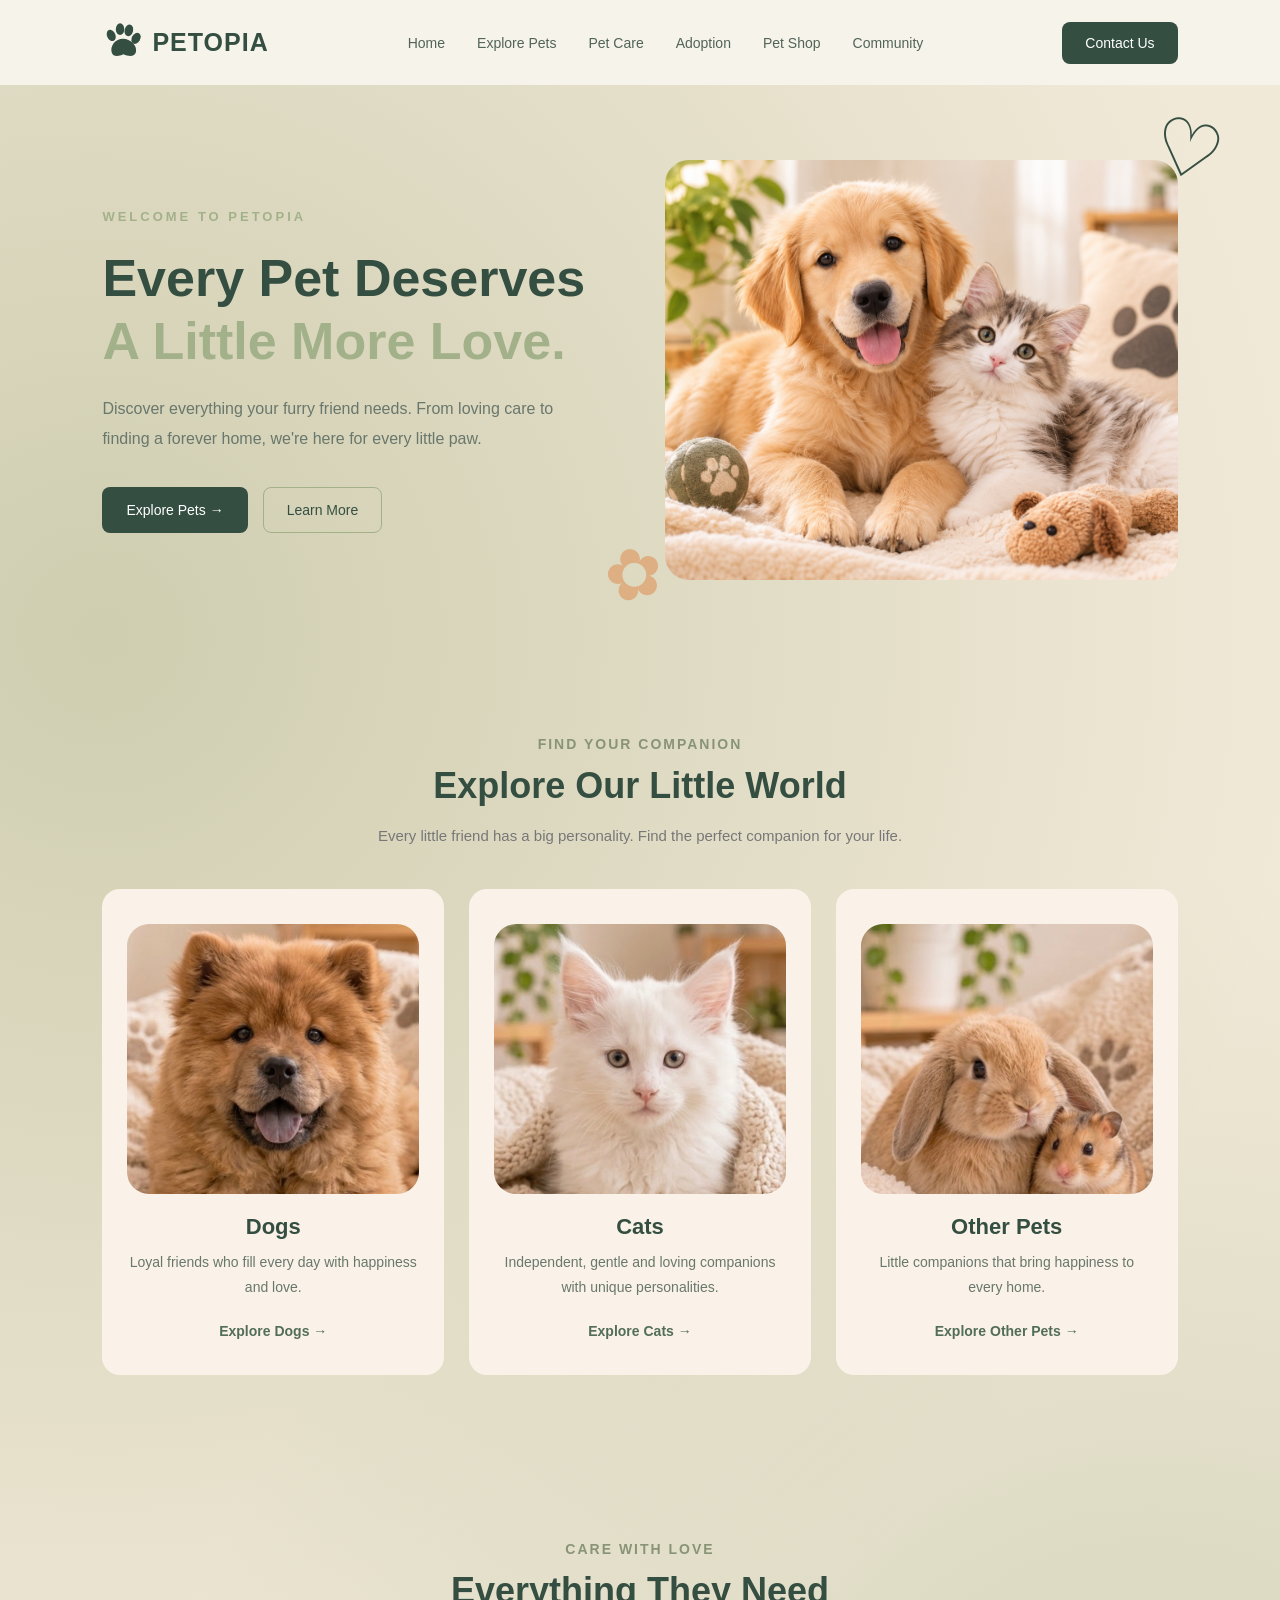
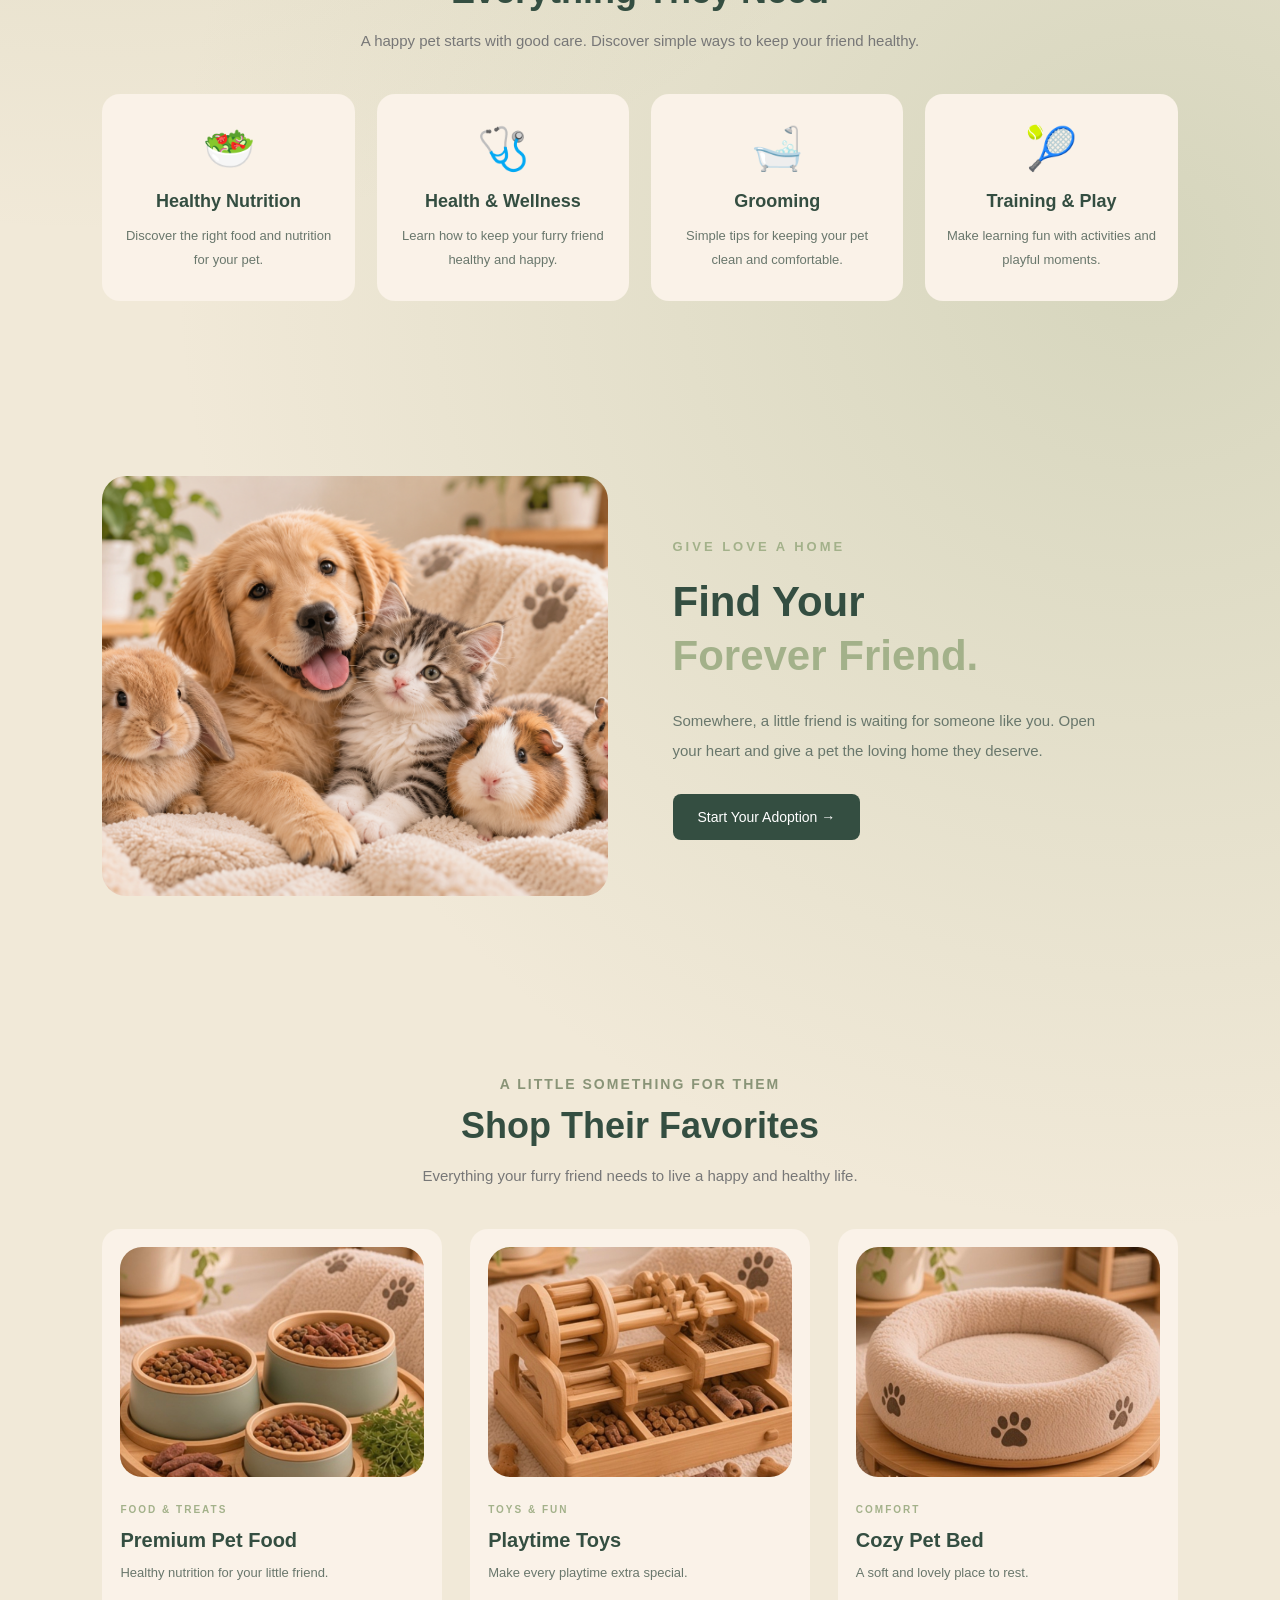
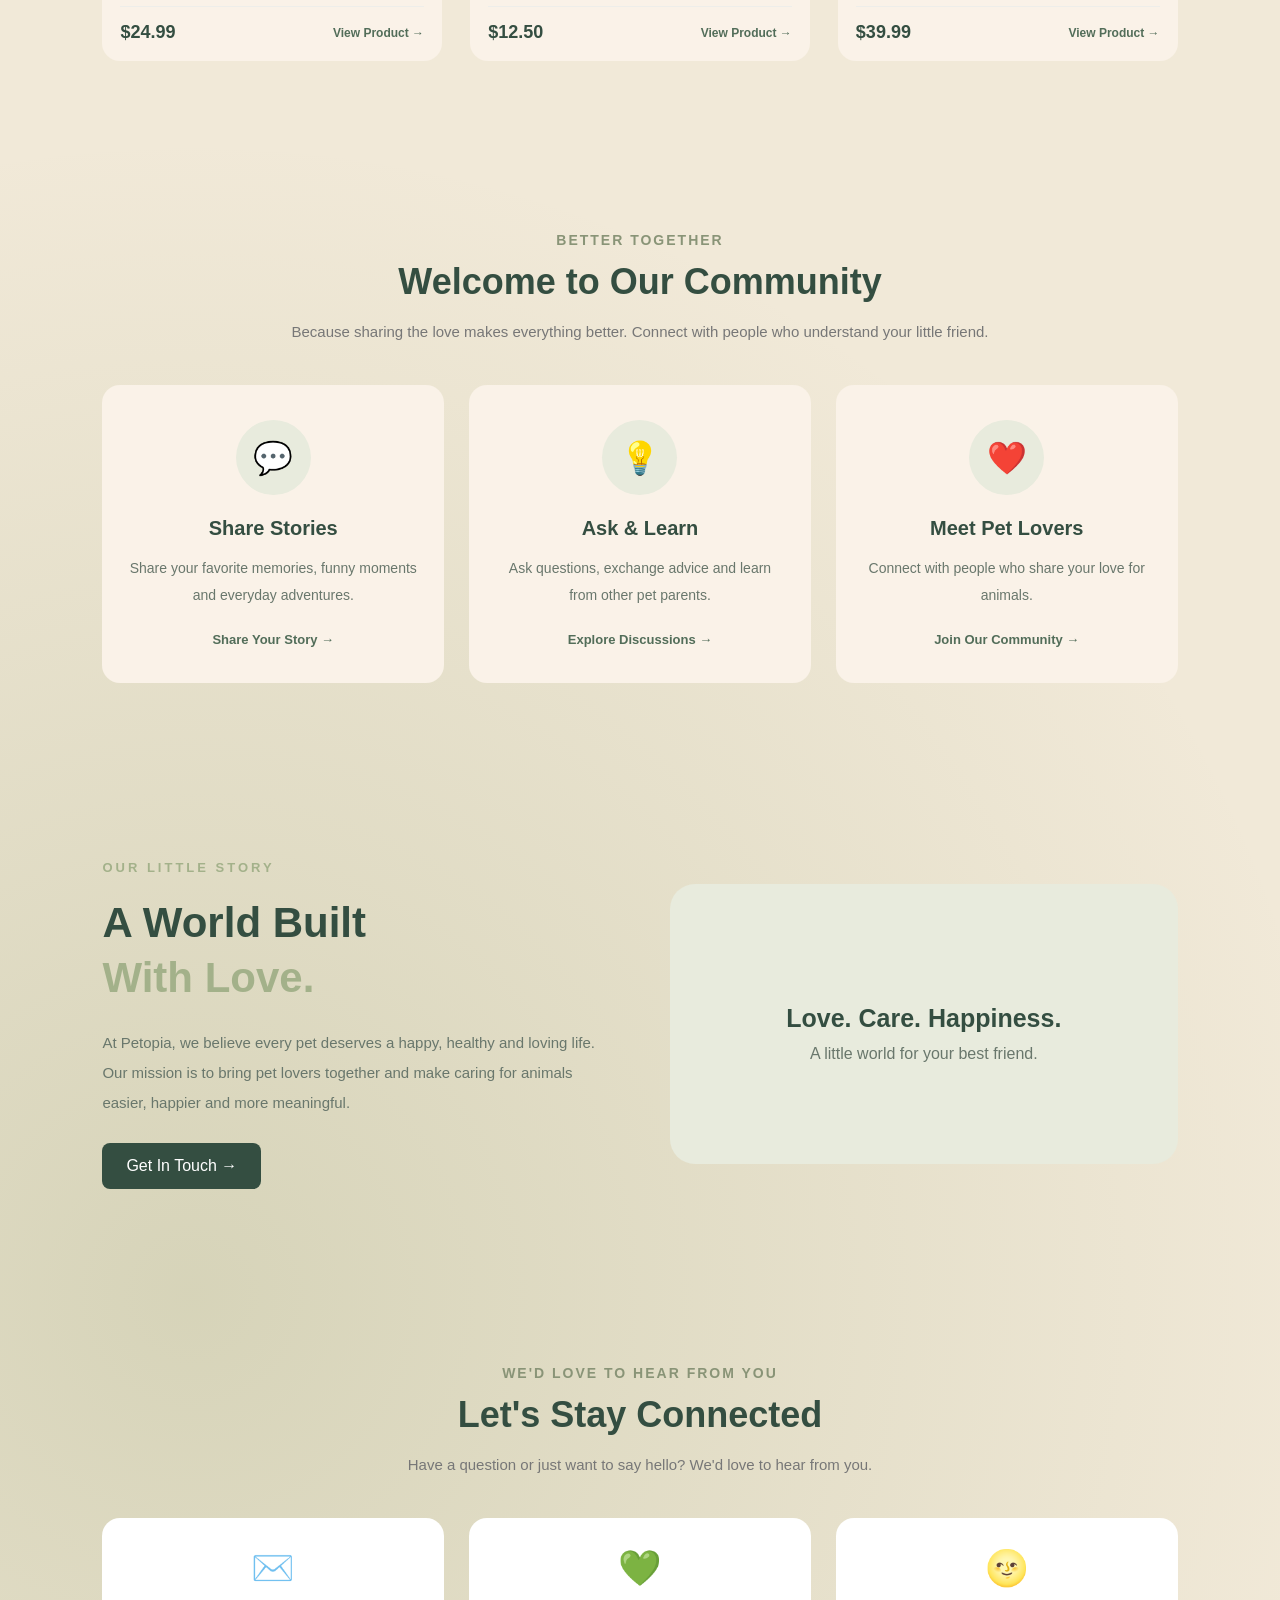
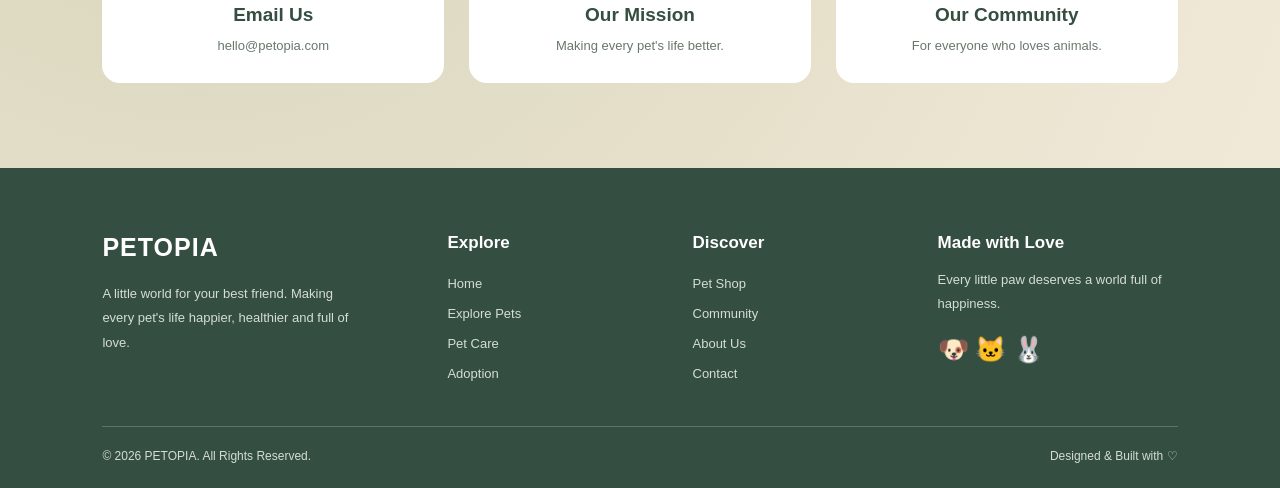
<file: index.html>
<!DOCTYPE html>
<html lang="en">

<head>
    <meta charset="UTF-8">
    <meta name="viewport" content="width=device-width, initial-scale=1.0">

    <title>Petopia | A World of Love</title>

    <link rel="stylesheet" href="style.css">
</head>

<body>

    <!-- HEADER -->
    <header class="header">

       <a href="index.html" class="logo">
    <span class="logo-icon">
        <svg viewBox="0 0 100 100" aria-hidden="true">
            <g fill="currentColor">
                <ellipse cx="22" cy="32" rx="10" ry="14" transform="rotate(-25 22 32)"/>
                <ellipse cx="43" cy="17" rx="10" ry="14"/>
                <ellipse cx="64" cy="20" rx="10" ry="14" transform="rotate(15 64 20)"/>
                <ellipse cx="81" cy="39" rx="10" ry="14" transform="rotate(30 81 39)"/>
                <path d="M50 40 C32 40 19 57 23 72 C26 84 40 82 51 77 C63 82 78 84 81 71 C84 56 68 40 50 40Z"/>
            </g>
        </svg>
    </span>
    <span>PETOPIA</span>
</a>

        <nav class="navbar">
            <a href="index.html">Home</a>
            <a href="explore.html">Explore Pets</a>
            <a href="care.html">Pet Care</a>
            <a href="adoption.html">Adoption</a>
            <a href="shop.html">Pet Shop</a>
            <a href="community.html">Community</a>
        </nav>

        <a href="#contact" class="contact-btn">
            Contact Us
        </a>

    </header>


    <!-- HERO SECTION -->
    <section class="hero">

        <div class="hero-content">

            <span class="subtitle">
                WELCOME TO PETOPIA
            </span>

            <h1>
                Every Pet Deserves
                <span>A Little More Love.</span>
            </h1>

            <p>
                Discover everything your furry friend needs.
                From loving care to finding a forever home,
                we're here for every little paw.
            </p>

            <div class="hero-buttons">

                <a href="explore.html" class="primary-btn">
                    Explore Pets →
                </a>

                <a href="#care" class="secondary-btn">
                    Learn More
                </a>

            </div>

        </div>

        <div class="hero-image">

            <img src="images/hero-pets.PNG"
                 alt="A lovely dog and cat together">

        </div>

    </section>
<!-- EXPLORE PETS SECTION -->

<section class="explore" id="explore">

    <div class="section-heading">

        <span class="subtitle">FIND YOUR COMPANION</span>

        <h2>Explore Our Little World</h2>

        <p>
            Every little friend has a big personality.
            Find the perfect companion for your life.
        </p>

    </div>


   <div class="pet-cards">

    <div class="pet-card">

        <img class="pet-card-image"
             src="images/dog1.JPG"
             alt="Dogs">

        <h3>Dogs</h3>

        <p>
            Loyal friends who fill every day
            with happiness and love.
        </p>

        <a href="explore.html">Explore Dogs →</a>

    </div>


    <div class="pet-card">

        <img class="pet-card-image"
             src="images/cat1.JPG"
             alt="Cats">

        <h3>Cats</h3>

        <p>
            Independent, gentle and loving
            companions with unique personalities.
        </p>

        <a href="explore.html">Explore Cats →</a>

    </div>


    <div class="pet-card">

        <img class="pet-card-image"
             src="images/rab1.JPG"
             alt="Small Pets">

        <h3>Other Pets</h3>

        <p>
            Little companions that bring
            happiness to every home.
        </p>

        <a href="explore.html">Explore Other Pets →</a>

    </div>

</div>


</section>
<!-- PET CARE SECTION -->

<section class="pet-care" id="care">

    <div class="section-heading">

        <span class="subtitle">CARE WITH LOVE</span>

        <h2>Everything They Need</h2>

        <p>
            A happy pet starts with good care.
            Discover simple ways to keep your friend healthy.
        </p>

    </div>

    <div class="care-cards">

        <div class="care-card">
            <div class="care-icon">🥗</div>
            <h3>Healthy Nutrition</h3>
            <p>Discover the right food and nutrition for your pet.</p>
        </div>

        <div class="care-card">
            <div class="care-icon">🩺</div>
            <h3>Health & Wellness</h3>
            <p>Learn how to keep your furry friend healthy and happy.</p>
        </div>

        <div class="care-card">
            <div class="care-icon">🛁</div>
            <h3>Grooming</h3>
            <p>Simple tips for keeping your pet clean and comfortable.</p>
        </div>

        <div class="care-card">
            <div class="care-icon">🎾</div>
            <h3>Training & Play</h3>
            <p>Make learning fun with activities and playful moments.</p>
        </div>

    </div>

</section>
<!-- ADOPTION SECTION -->

<section class="adoption" id="adoption">

    <div class="adoption-image">

        <img src="images/adopt.PNG"
             alt="A lovely dog and cat">

    </div>

    <div class="adoption-content">

        <span class="subtitle">GIVE LOVE A HOME</span>

        <h2>
            Find Your
            <span>Forever Friend.</span>
        </h2>

        <p>
            Somewhere, a little friend is waiting
            for someone like you.

            Open your heart and give a pet
            the loving home they deserve.
        </p>

        <a href="#" class="adoption-btn">
            Start Your Adoption →
        </a>

    </div>

</section>
<!-- PET SHOP SECTION -->

<section class="pet-shop" id="shop">

    <div class="section-heading">

        <span class="subtitle">A LITTLE SOMETHING FOR THEM</span>

        <h2>Shop Their Favorites</h2>

        <p>
            Everything your furry friend needs
            to live a happy and healthy life.
        </p>

    </div>


    <div class="shop-cards">

        <div class="shop-card">

            <div class="product-image food">
    <img src="images/pet-food.JPG" alt="Premium Pet Food">
</div>

            <span class="product-category">FOOD & TREATS</span>

            <h3>Premium Pet Food</h3>

            <p>Healthy nutrition for your little friend.</p>

            <div class="product-bottom">
                <span class="price">$24.99</span>
                <a href="#">View Product →</a>
            </div>

        </div>


        <div class="shop-card">

           <div class="product-image toys">
    <img src="images/prt-toy.JPG" alt="Pet Toys">
</div>

            <span class="product-category">TOYS & FUN</span>

            <h3>Playtime Toys</h3>

            <p>Make every playtime extra special.</p>

            <div class="product-bottom">
                <span class="price">$12.50</span>
                <a href="#">View Product →</a>
            </div>

        </div>


        <div class="shop-card">

           <div class="product-image bed">
    <img src="images/pet-bed.JPG" alt="Cozy Pet Bed">
</div>

            <span class="product-category">COMFORT</span>

            <h3>Cozy Pet Bed</h3>

            <p>A soft and lovely place to rest.</p>

            <div class="product-bottom">
                <span class="price">$39.99</span>
                <a href="#">View Product →</a>
            </div>

        </div>

    </div>

</section>
<!-- COMMUNITY SECTION -->

<section class="community" id="community">

    <div class="section-heading">

        <span class="subtitle">BETTER TOGETHER</span>

        <h2>Welcome to Our Community</h2>

        <p>
            Because sharing the love makes everything better.
            Connect with people who understand your little friend.
        </p>

    </div>


    <div class="community-cards">

        <div class="community-card">

            <div class="community-icon">💬</div>

            <h3>Share Stories</h3>

            <p>
                Share your favorite memories,
                funny moments and everyday adventures.
            </p>

            <a href="#">Share Your Story →</a>

        </div>


        <div class="community-card">

            <div class="community-icon">💡</div>

            <h3>Ask & Learn</h3>

            <p>
                Ask questions, exchange advice
                and learn from other pet parents.
            </p>

            <a href="#">Explore Discussions →</a>

        </div>


        <div class="community-card">

            <div class="community-icon">❤️</div>

            <h3>Meet Pet Lovers</h3>

            <p>
                Connect with people who share
                your love for animals.
            </p>

            <a href="#">Join Our Community →</a>

        </div>

    </div>

</section>
<!-- ABOUT SECTION -->

<section class="about" id="about">

    <div class="about-content">

        <span class="subtitle">OUR LITTLE STORY</span>

        <h2>
            A World Built
            <span>With Love.</span>
        </h2>

        <p>
            At Petopia, we believe every pet deserves
            a happy, healthy and loving life.

            Our mission is to bring pet lovers together
            and make caring for animals easier,
            happier and more meaningful.
        </p>

        <a href="#contact" class="about-btn">
            Get In Touch →
        </a>

    </div>

    <div class="about-decoration">

        <span></span>
        <h3>Love. Care. Happiness.</h3>
        <p>A little world for your best friend.</p>

    </div>

</section>


<!-- CONTACT SECTION -->

<section class="contact" id="contact">

    <div class="section-heading">

        <span class="subtitle">WE'D LOVE TO HEAR FROM YOU</span>

        <h2>Let's Stay Connected</h2>

        <p>
            Have a question or just want to say hello?
            We'd love to hear from you.
        </p>

    </div>

    <div class="contact-box">

        <div class="contact-item">
            <span>✉️</span>
            <h3>Email Us</h3>
            <p>hello@petopia.com</p>
        </div>

        <div class="contact-item">
            <span>💚</span>
            <h3>Our Mission</h3>
            <p>Making every pet's life better.</p>
        </div>

        <div class="contact-item">
            <span>🌝</span>
            <h3>Our Community</h3>
            <p>For everyone who loves animals.</p>
        </div>

    </div>

</section>
<!-- FOOTER -->

<footer class="footer">

    <div class="footer-content">

        <div class="footer-brand">

            <a href="index.html" class="footer-logo">
                 PETOPIA
            </a>

            <p>
                A little world for your best friend.
                Making every pet's life happier, healthier
                and full of love.
            </p>

        </div>


        <div class="footer-links">

            <h3>Explore</h3>

            <a href="index.html">Home</a>
            <a href="#explore">Explore Pets</a>
            <a href="#care">Pet Care</a>
            <a href="#adoption">Adoption</a>

        </div>


        <div class="footer-links">

            <h3>Discover</h3>

            <a href="#shop">Pet Shop</a>
            <a href="#community">Community</a>
            <a href="#about">About Us</a>
            <a href="#contact">Contact</a>

        </div>


        <div class="footer-message">

            <h3>Made with Love</h3>

            <p>
                Every little paw deserves
                a world full of happiness.
            </p>

            <span>🐶 🐱 🐰</span>

        </div>

    </div>


    <div class="footer-bottom">

        <p>
            © 2026 PETOPIA. All Rights Reserved.
        </p>

        <p>
            Designed & Built with ♡
        </p>

    </div>

</footer>
</body>
</html>
</file>
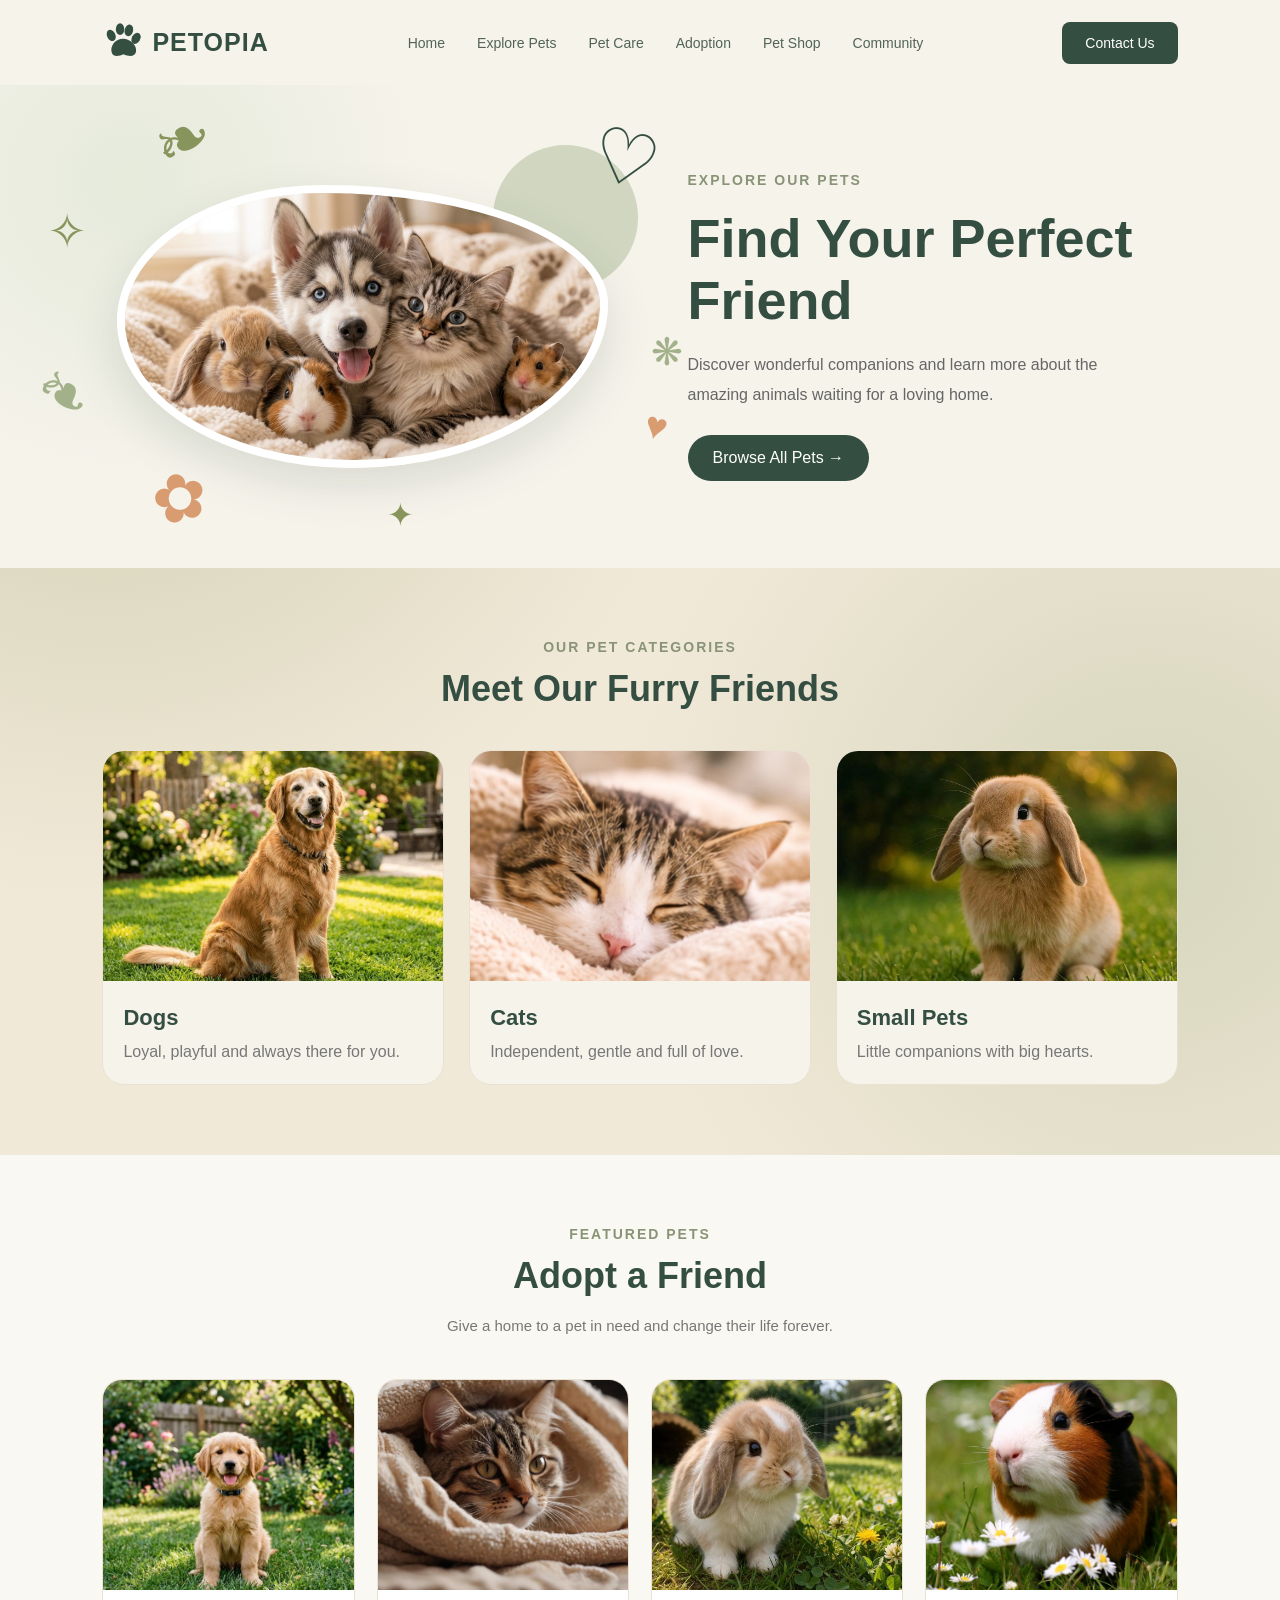
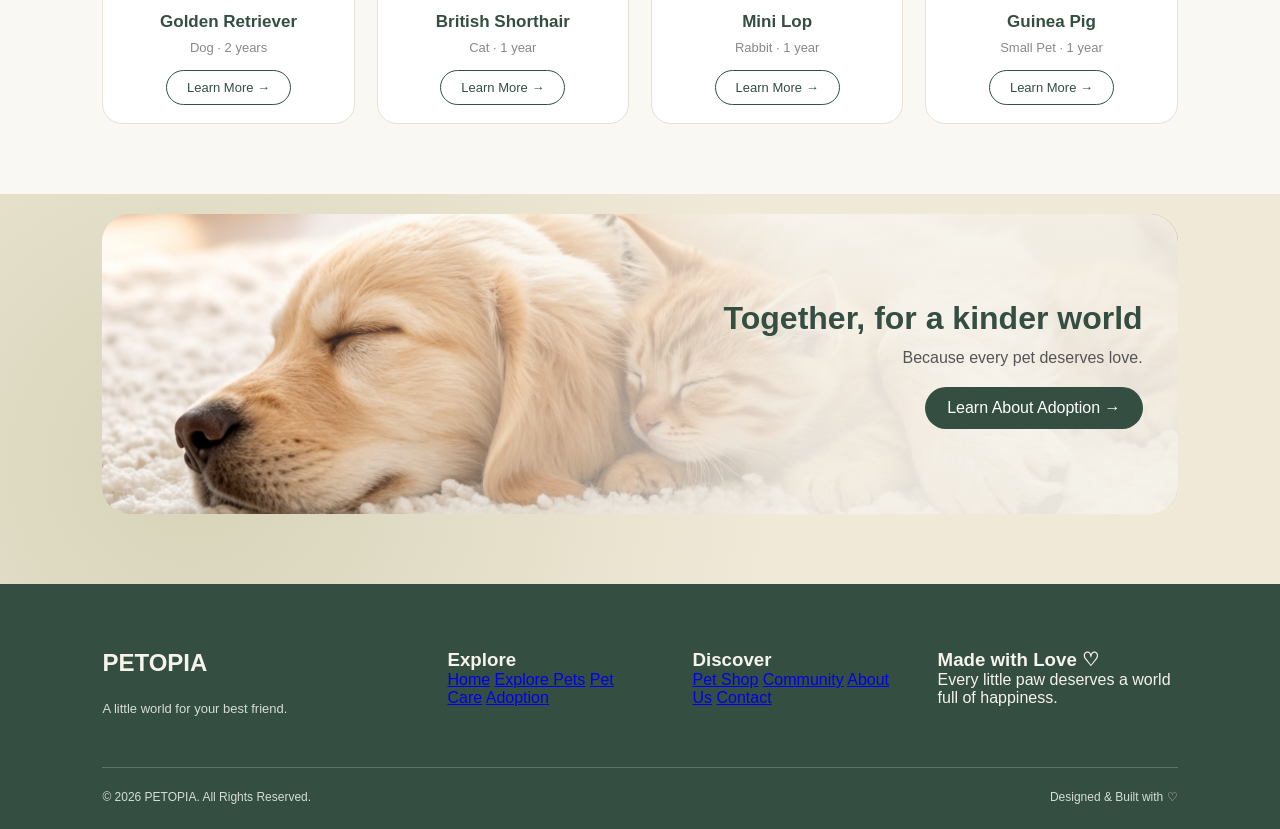
<file: explore.html>
<!DOCTYPE html>
<html lang="en">

<head>
    <meta charset="UTF-8">
    <meta name="viewport" content="width=device-width, initial-scale=1.0">
    <title>Explore Pets | Petopia</title>
    <link rel="stylesheet" href="style.css">
</head>

<body>

    <!-- HEADER -->
    <header class="header">
         <a href="index.html" class="logo">
    <span class="logo-icon">
        <svg viewBox="0 0 100 100" aria-hidden="true">
            <g fill="currentColor">
                <ellipse cx="22" cy="32" rx="10" ry="14" transform="rotate(-25 22 32)"/>
                <ellipse cx="43" cy="17" rx="10" ry="14"/>
                <ellipse cx="64" cy="20" rx="10" ry="14" transform="rotate(15 64 20)"/>
                <ellipse cx="81" cy="39" rx="10" ry="14" transform="rotate(30 81 39)"/>
                <path d="M50 40 C32 40 19 57 23 72 C26 84 40 82 51 77 C63 82 78 84 81 71 C84 56 68 40 50 40Z"/>
            </g>
        </svg>
    </span>
    <span>PETOPIA</span>
</a>

        <nav class="navbar">
            <a href="index.html">Home</a>
            <a href="explore.html" class="active">Explore Pets</a>
            <a href="care.html">Pet Care</a>
            <a href="adoption.html">Adoption</a>
            <a href="shop.html">Pet Shop</a>
            <a href="community.html">Community</a>
        </nav>

        <a href="about.html" class="contact-btn">Contact Us</a>
    </header>


    <!-- HERO -->
    <section class="explore-hero">

        <div class="explore-hero-content">
            <span>EXPLORE OUR PETS</span>

            <h1>Find Your Perfect Friend</h1>

            <p>
                Discover wonderful companions and learn more
                about the amazing animals waiting for a loving home.
            </p>

            <a href="#featured-pets" class="explore-btn">
                Browse All Pets →
            </a>
        </div>

        <div class="explore-hero-image">

    <span class="explore-decor decor-heart">♡</span>
    <span class="explore-decor decor-flower">✿</span>
    <span class="explore-decor decor-star">✧</span>
    <span class="explore-decor decor-leaf">❧</span>
    <span class="explore-decor decor-small-heart">♥</span>
    <span class="explore-decor decor-flower-two">❋</span>
    <span class="explore-decor decor-sparkle">✦</span>
    <span class="explore-decor decor-leaf-two">❧</span>

    <img src="images/pets.JPG" alt="A dog and a cat together">

</div>

    </section>


    <!-- PET CATEGORIES -->
    <section class="explore-categories">

        <div class="section-heading">
            <span>OUR PET CATEGORIES</span>
            <h2>Meet Our Furry Friends</h2>
        </div>

        <div class="explore-category-grid">

            <div class="explore-category-card">
                <img src="images/dog.JPG" alt="Dog">
                <div class="category-info">
                    <h3>Dogs</h3>
                    <p>Loyal, playful and always there for you.</p>
                </div>
            </div>

            <div class="explore-category-card">
                <img src="images/cat.JPG" alt="Cat">
                <div class="category-info">
                    <h3>Cats</h3>
                    <p>Independent, gentle and full of love.</p>
                </div>
            </div>

            <div class="explore-category-card">
                <img src="images/small-pets.JPG" alt="Small pets">
                <div class="category-info">
                    <h3>Small Pets</h3>
                    <p>Little companions with big hearts.</p>
                </div>
            </div>

        </div>
    </section>


    <!-- FEATURED PETS -->
    <section class="featured-pets" id="featured-pets">

        <div class="section-heading">
            <span>FEATURED PETS</span>
            <h2>Adopt a Friend</h2>
            <p>Give a home to a pet in need and change their life forever.</p>
        </div>

        <div class="featured-pet-grid">

            <div class="featured-pet-card">
                <img src="images/puppy.JPG" alt="Golden Retriever puppy">
                <div class="featured-pet-info">
                    <h3>Golden Retriever</h3>
                    <p>Dog · 2 years</p>
                    <a href="adoption.html">Learn More →</a>
                </div>
            </div>

            <div class="featured-pet-card">
                <img src="images/kitten.JPG" alt="British Shorthair kitten">
                <div class="featured-pet-info">
                    <h3>British Shorthair</h3>
                    <p>Cat · 1 year</p>
                    <a href="adoption.html">Learn More →</a>
                </div>
            </div>

            <div class="featured-pet-card">
                <img src="images/rabbit.JPG" alt="Mini Lop rabbit">
                <div class="featured-pet-info">
                    <h3>Mini Lop</h3>
                    <p>Rabbit · 1 year</p>
                    <a href="adoption.html">Learn More →</a>
                </div>
            </div>

            <div class="featured-pet-card">
                <img src="images/guinea-pig.JPG" alt="Guinea pig">
                <div class="featured-pet-info">
                    <h3>Guinea Pig</h3>
                    <p>Small Pet · 1 year</p>
                    <a href="adoption.html">Learn More →</a>
                </div>
            </div>

        </div>

    </section>


    <!-- ADOPTION BANNER -->
    <section class="explore-adoption-banner">

        <img src="images/adopets.JPG" alt="A dog and cat resting together">

        <div class="banner-content">
            <h2>Together, for a kinder world</h2>
            <p>Because every pet deserves love.</p>
            <a href="adoption.html">Learn About Adoption →</a>
        </div>

    </section>


    <!-- FOOTER -->
    <footer class="footer">

        <div class="footer-content">

            <div class="footer-brand">
                <h2> PETOPIA</h2>
                <p>A little world for your best friend.</p>
            </div>

            <div>
                <h3>Explore</h3>
                <a href="index.html">Home</a>
                <a href="explore.html">Explore Pets</a>
                <a href="care.html">Pet Care</a>
                <a href="adoption.html">Adoption</a>
            </div>

            <div>
                <h3>Discover</h3>
                <a href="shop.html">Pet Shop</a>
                <a href="community.html">Community</a>
                <a href="about.html">About Us</a>
                <a href="about.html">Contact</a>
            </div>

            <div>
                <h3>Made with Love ♡</h3>
                <p>Every little paw deserves a world full of happiness.</p>
            </div>

        </div>

        <div class="footer-bottom">
            <p>© 2026 PETOPIA. All Rights Reserved.</p>
            <p>Designed & Built with ♡</p>
        </div>

    </footer>

</body>
</html>
</file>
<file: style.css>
/* GENERAL SETTINGS */

* {
    margin: 0;
    padding: 0;
    box-sizing: border-box;
}

html {
    scroll-behavior: smooth;
}

body {
    font-family: Arial, sans-serif;
    background-color: #F6F3EB;
    color: #344E41;
}


/* HEADER */

.header {
    width: 100%;
    height: 85px;
    padding: 0 8%;
    display: flex;
    align-items: center;
    justify-content: space-between;
    background-color: #F6F3EB;
}

.logo {
    display: flex;
    align-items: center;
    gap: 8px;
    text-decoration: none;
    color: #344E41;
    font-size: 25px;
    font-weight: bold;
    letter-spacing: 1px;
}

.logo-icon {
    font-size: 27px;
}

.navbar {
    display: flex;
    gap: 32px;
}

.navbar a {
    text-decoration: none;
    color: #526357;
    font-size: 14px;
    transition: 0.3s;
}

.navbar a:hover {
    color: #A3B18A;
}

.contact-btn {
    text-decoration: none;
    background-color: #344E41;
    color: white;
    padding: 13px 23px;
    border-radius: 8px;
    font-size: 14px;
    transition: 0.3s;
}

.contact-btn:hover {
    background-color: #526D59;
}


/* HERO SECTION */

.hero {
    min-height: 570px;
    padding: 65px 8%;
    display: flex;
    align-items: center;
    justify-content: space-between;
    gap: 50px;
}

.hero-content {
    flex: 1;
}

.subtitle {
    color: #A3B18A;
    font-size: 13px;
    font-weight: bold;
    letter-spacing: 3px;
}

.hero h1 {
    font-size: 52px;
    line-height: 1.2;
    margin-top: 22px;
    max-width: 580px;
}

.hero h1 span {
    display: block;
    color: #A3B18A;
}

.hero-content p {
    color: #69776C;
    font-size: 16px;
    line-height: 1.9;
    max-width: 470px;
    margin-top: 22px;
}

.hero-buttons {
    display: flex;
    align-items: center;
    gap: 15px;
    margin-top: 32px;
}

.primary-btn {
    text-decoration: none;
    background-color: #344E41;
    color: white;
    padding: 15px 24px;
    border-radius: 8px;
    font-size: 14px;
}

.secondary-btn {
    text-decoration: none;
    color: #344E41;
    border: 1px solid #A3B18A;
    padding: 14px 23px;
    border-radius: 8px;
    font-size: 14px;
}

.hero-image {
    flex: 1;
}

.hero-image img {
    width: 100%;
    height: 420px;
    object-fit: cover;
    border-radius: 24px;
}
/* EXPLORE PETS SECTION */

.explore {
    padding: 80px 8%;
    background-color: #FFFFFF;
}

.section-heading {
    text-align: center;
    margin-bottom: 50px;
}

.section-heading h2 {
    font-size: 36px;
    margin-top: 15px;
    color: #344E41;
}

.section-heading p {
    color: #69776C;
    margin-top: 15px;
    font-size: 15px;
    line-height: 1.8;
}

.pet-cards {
    display: flex;
    gap: 25px;
    justify-content: center;
}

.pet-card {
    flex: 1;
    background-color: #F6F3EB;
    padding: 35px 25px;
    border-radius: 18px;
    text-align: center;
    transition: 0.3s;
}

.pet-card:hover {
    transform: translateY(-8px);
}

.pet-icon {
    font-size: 55px;
    margin-bottom: 20px;
}

.pet-card h3 {
    font-size: 23px;
    color: #344E41;
    margin-bottom: 15px;
}

.pet-card p {
    color: #69776C;
    font-size: 14px;
    line-height: 1.8;
    margin-bottom: 22px;
}

.pet-card a {
    color: #526D59;
    text-decoration: none;
    font-weight: bold;
    font-size: 14px;
}
/* PET CARE SECTION */

.pet-care {
    padding: 85px 8%;
    background-color: #F6F3EB;
}

.care-cards {
    display: grid;
    grid-template-columns: repeat(4, 1fr);
    gap: 22px;
}

.care-card {
    background-color: #FFFFFF;
    padding: 30px 20px;
    border-radius: 18px;
    text-align: center;
    transition: 0.3s;
}

.care-card:hover {
    transform: translateY(-7px);
}

.care-icon {
    font-size: 42px;
    margin-bottom: 18px;
}

.care-card h3 {
    font-size: 18px;
    color: #344E41;
    margin-bottom: 12px;
}

.care-card p {
    color: #69776C;
    font-size: 13px;
    line-height: 1.8;
}
/* ADOPTION SECTION */

.adoption {
    padding: 90px 8%;
    display: flex;
    align-items: center;
    gap: 65px;
    background-color: #FFFFFF;
}

.adoption-image {
    flex: 1;
}

.adoption-image img {
    width: 100%;
    height: 420px;
    object-fit: cover;
    border-radius: 24px;
}

.adoption-content {
    flex: 1;
}

.adoption-content h2 {
    font-size: 42px;
    line-height: 1.3;
    margin-top: 20px;
    color: #344E41;
}

.adoption-content h2 span {
    display: block;
    color: #A3B18A;
}

.adoption-content p {
    color: #69776C;
    font-size: 15px;
    line-height: 2;
    margin-top: 22px;
    max-width: 450px;
}

.adoption-btn {
    display: inline-block;
    margin-top: 28px;
    padding: 15px 25px;
    background-color: #344E41;
    color: white;
    text-decoration: none;
    border-radius: 8px;
    font-size: 14px;
    transition: 0.3s;
}

.adoption-btn:hover {
    background-color: #526D59;
}
/* PET SHOP SECTION */

.pet-shop {
    padding: 85px 8%;
    background-color: #F6F3EB;
}

.shop-cards {
    display: grid;
    grid-template-columns: repeat(3, 1fr);
    gap: 28px;
}

.shop-card {
    background-color: #FFFFFF;
    padding: 18px;
    border-radius: 18px;
    transition: 0.3s;
}

.shop-card:hover {
    transform: translateY(-7px);
}

.product-image {
    height: 220px;
    border-radius: 13px;
    display: flex;
    align-items: center;
    justify-content: center;
    font-size: 75px;
    margin-bottom: 22px;
}

.food {
    background-color: #E8EBDD;
}

.toy {
    background-color: #F4E7D8;
}

.bed {
    background-color: #E9E8DF;
}

.product-category {
    font-size: 10px;
    letter-spacing: 2px;
    color: #A3B18A;
    font-weight: bold;
}

.shop-card h3 {
    color: #344E41;
    font-size: 20px;
    margin-top: 12px;
}

.shop-card p {
    color: #69776C;
    font-size: 13px;
    margin-top: 10px;
    line-height: 1.7;
}

.product-bottom {
    display: flex;
    align-items: center;
    justify-content: space-between;
    margin-top: 22px;
    padding-top: 15px;
    border-top: 1px solid #EEEEEA;
}

.price {
    color: #344E41;
    font-size: 18px;
    font-weight: bold;
}

.product-bottom a {
    color: #526D59;
    text-decoration: none;
    font-size: 12px;
    font-weight: bold;
}
/* COMMUNITY SECTION */

.community {
    padding: 85px 8%;
    background-color: #FFFFFF;
}

.community-cards {
    display: grid;
    grid-template-columns: repeat(3, 1fr);
    gap: 25px;
}

.community-card {
    background-color: #F6F3EB;
    padding: 35px 25px;
    border-radius: 18px;
    text-align: center;
    transition: 0.3s;
}

.community-card:hover {
    transform: translateY(-8px);
}

.community-icon {
    width: 75px;
    height: 75px;
    background-color: #E8EBDD;
    border-radius: 50%;
    display: flex;
    align-items: center;
    justify-content: center;
    font-size: 32px;
    margin: 0 auto 22px;
}

.community-card h3 {
    color: #344E41;
    font-size: 20px;
    margin-bottom: 15px;
}

.community-card p {
    color: #69776C;
    font-size: 14px;
    line-height: 1.9;
    margin-bottom: 22px;
}

.community-card a {
    color: #526D59;
    text-decoration: none;
    font-size: 13px;
    font-weight: bold;
}
/* ABOUT SECTION */

.about {
    padding: 90px 8%;
    display: flex;
    align-items: center;
    justify-content: space-between;
    gap: 60px;
    background-color: #FFFFFF;
}

.about-content {
    flex: 1;
}

.about-content h2 {
    font-size: 42px;
    line-height: 1.3;
    margin-top: 20px;
    color: #344E41;
}

.about-content h2 span {
    display: block;
    color: #A3B18A;
}

.about-content p {
    color: #69776C;
    font-size: 15px;
    line-height: 2;
    margin-top: 22px;
    max-width: 500px;
}

.about-btn {
    display: inline-block;
    margin-top: 25px;
    padding: 14px 24px;
    background-color: #344E41;
    color: white;
    text-decoration: none;
    border-radius: 8px;
}

.about-decoration {
    flex: 1;
    min-height: 280px;
    background-color: #E8EBDD;
    border-radius: 25px;
    display: flex;
    flex-direction: column;
    align-items: center;
    justify-content: center;
    text-align: center;
}

.about-decoration span {
    font-size: 75px;
}

.about-decoration h3 {
    color: #344E41;
    font-size: 25px;
    margin-top: 20px;
}

.about-decoration p {
    color: #69776C;
    margin-top: 12px;
}


/* CONTACT SECTION */

.contact {
    padding: 85px 8%;
    background-color: #F6F3EB;
}

.contact-box {
    display: grid;
    grid-template-columns: repeat(3, 1fr);
    gap: 25px;
}

.contact-item {
    background-color: #FFFFFF;
    padding: 30px 20px;
    text-align: center;
    border-radius: 18px;
}

.contact-item span {
    font-size: 35px;
}

.contact-item h3 {
    color: #344E41;
    margin-top: 15px;
    font-size: 19px;
}

.contact-item p {
    color: #69776C;
    font-size: 13px;
    margin-top: 12px;
}
/* FOOTER */

.footer {
    background-color: #344E41;
    color: #F6F3EB;
    padding: 65px 8% 25px;
}

.footer-content {
    display: grid;
    grid-template-columns: 1.5fr 1fr 1fr 1.2fr;
    gap: 45px;
    padding-bottom: 45px;
}

.footer-logo {
    color: #FFFFFF;
    text-decoration: none;
    font-size: 25px;
    font-weight: bold;
    letter-spacing: 1px;
}

.footer-brand p {
    color: #D5DED4;
    font-size: 13px;
    line-height: 1.9;
    margin-top: 20px;
    max-width: 260px;
}

.footer-links {
    display: flex;
    flex-direction: column;
    gap: 15px;
}

.footer-links h3,
.footer-message h3 {
    font-size: 17px;
    margin-bottom: 8px;
    color: #FFFFFF;
}

.footer-links a {
    color: #D5DED4;
    text-decoration: none;
    font-size: 13px;
    transition: 0.3s;
}

.footer-links a:hover {
    color: #A3B18A;
}

.footer-message p {
    color: #D5DED4;
    font-size: 13px;
    line-height: 1.9;
    margin-top: 15px;
}

.footer-message span {
    display: block;
    font-size: 25px;
    margin-top: 18px;
}

.footer-bottom {
    border-top: 1px solid #607266;
    padding-top: 22px;
    display: flex;
    justify-content: space-between;
    gap: 15px;
    color: #D5DED4;
    font-size: 12px;
}
/* =========================
   RESPONSIVE DESIGN
========================= */

/* TABLET */
@media (max-width: 992px) {

    .header {
        padding: 0 5%;
    }

    .navbar {
        gap: 14px;
    }

    .navbar a {
        font-size: 13px;
    }

    .hero,
    .adoption,
    .about {
        padding-left: 5%;
        padding-right: 5%;
        gap: 30px;
    }

    .hero h1 {
        font-size: 40px;
    }

    .adoption-content h2,
    .about-content h2 {
        font-size: 36px;
    }

    .pet-cards {
        display: grid;
        grid-template-columns: repeat(2, 1fr);
    }

    .care-cards {
        grid-template-columns: repeat(2, 1fr);
    }

    .shop-cards,
    .community-cards,
    .contact-box {
        grid-template-columns: repeat(2, 1fr);
    }

    .footer-content {
        grid-template-columns: repeat(2, 1fr);
    }
}


/* MOBILE */
@media (max-width: 600px) {

    .header {
        height: auto;
        padding: 20px 6%;
        flex-wrap: wrap;
        gap: 18px;
    }

    .logo {
        font-size: 22px;
    }

    .navbar {
        order: 3;
        width: 100%;
        justify-content: center;
        flex-wrap: wrap;
        gap: 14px 18px;
    }

    .navbar a {
        font-size: 12px;
    }

    .contact-btn {
        padding: 10px 14px;
        font-size: 12px;
    }

    .hero {
        flex-direction: column;
        padding: 45px 6%;
        gap: 30px;
        text-align: center;
    }

    .hero h1 {
        font-size: 36px;
    }

    .hero-content p {
        margin-left: auto;
        margin-right: auto;
    }

    .hero-buttons {
        justify-content: center;
        flex-wrap: wrap;
    }

    .hero-image,
    .hero-content {
        width: 100%;
    }

    .hero-image img {
        height: 300px;
    }

    .explore,
    .pet-care,
    .pet-shop,
    .community,
    .contact {
        padding: 60px 6%;
    }

    .section-heading {
        margin-bottom: 35px;
    }

    .section-heading h2 {
        font-size: 28px;
    }

    .section-heading p {
        font-size: 13px;
    }

    .pet-cards,
    .care-cards,
    .shop-cards,
    .community-cards,
    .contact-box {
        display: grid;
        grid-template-columns: 1fr;
    }

    .pet-card,
    .care-card,
    .shop-card,
    .community-card {
        width: 100%;
    }

    .adoption,
    .about {
        flex-direction: column;
        padding: 60px 6%;
        gap: 35px;
        text-align: center;
    }

    .adoption-image,
    .adoption-content,
    .about-content,
    .about-decoration {
        width: 100%;
    }

    .adoption-image img {
        height: 300px;
    }

    .adoption-content h2,
    .about-content h2 {
        font-size: 34px;
    }

    .adoption-content p,
    .about-content p {
        margin-left: auto;
        margin-right: auto;
    }

    .about-decoration {
        min-height: 230px;
    }

    .footer {
        padding: 50px 6% 22px;
    }

    .footer-content {
        grid-template-columns: 1fr 1fr;
        gap: 35px 20px;
    }

    .footer-bottom {
        flex-direction: column;
        text-align: center;
    }
}
/* =========================
   EXPLORE PAGE
========================= */

.explore-hero {
    display: flex;
    align-items: center;
    justify-content: space-between;
    gap: 45px;
    padding: 75px 8%;
    background: #F6F3EB;
}

.explore-hero-content {
    flex: 1;
}

.explore-hero-content span,
.section-heading span {
    color: #899477;
    font-size: 14px;
    font-weight: 600;
    letter-spacing: 2px;
}

.explore-hero-content h1 {
    color: #344E41;
    font-size: 52px;
    line-height: 1.15;
    margin: 18px 0;
}

.explore-hero-content p {
    color: #666;
    font-size: 16px;
    line-height: 1.8;
    max-width: 450px;
}

.explore-btn {
    display: inline-block;
    background: #344E41;
    color: white;
    text-decoration: none;
    padding: 14px 25px;
    border-radius: 30px;
    margin-top: 25px;
}

.explore-hero-image {
    flex: 1.2;
}

.explore-hero-image img {
    width: 100%;
    height: 390px;
    object-fit: cover;
    border-radius: 45% 45% 20px 20px;
}


/* CATEGORIES */

.explore-categories,
.featured-pets {
    padding: 70px 8%;
}

.section-heading {
    text-align: center;
    margin-bottom: 40px;
}

.section-heading h2 {
    color: #344E41;
    font-size: 36px;
    margin: 12px 0;
}

.section-heading p {
    color: #777;
}

.explore-category-grid {
    display: grid;
    grid-template-columns: repeat(3, 1fr);
    gap: 25px;
}

.explore-category-card {
    background: #F6F3EB;
    border: 1px solid #e9e1d3;
    border-radius: 22px;
    overflow: hidden;
    transition: 0.3s;
}

.explore-category-card:hover,
.featured-pet-card:hover {
    transform: translateY(-7px);
}

.explore-category-card img {
    width: 100%;
    height: 230px;
    object-fit: cover;
}

.category-info {
    padding: 20px;
}

.category-info h3 {
    color: #344E41;
    font-size: 22px;
    margin-bottom: 8px;
}

.category-info p {
    color: #777;
    line-height: 1.6;
}


/* FEATURED PETS */

.featured-pets {
    background: #FAF8F2;
}

.featured-pet-grid {
    display: grid;
    grid-template-columns: repeat(4, 1fr);
    gap: 22px;
}

.featured-pet-card {
    background: #fff;
    border: 1px solid #e9e1d3;
    border-radius: 20px;
    overflow: hidden;
    transition: 0.3s;
    text-align: center;
}

.featured-pet-card img {
    width: 100%;
    height: 210px;
    object-fit: cover;
}

.featured-pet-info {
    padding: 18px 12px;
}

.featured-pet-info h3 {
    color: #344E41;
    font-size: 17px;
    margin-bottom: 8px;
}

.featured-pet-info p {
    color: #888;
    font-size: 13px;
    margin-bottom: 15px;
}

.featured-pet-info a {
    display: inline-block;
    color: #344E41;
    border: 1px solid #344E41;
    padding: 9px 20px;
    border-radius: 25px;
    text-decoration: none;
    font-size: 13px;
    transition: 0.3s;
}

.featured-pet-info a:hover {
    background: #344E41;
    color: white;
}


/* ADOPTION BANNER */

.explore-adoption-banner {
    position: relative;
    margin: 20px 8% 70px;
    min-height: 300px;
    border-radius: 28px;
    overflow: hidden;
}

.explore-adoption-banner img {
    position: absolute;
    width: 100%;
    height: 100%;
    object-fit: cover;
}

.banner-content {
    position: relative;
    z-index: 1;
    min-height: 300px;
    display: flex;
    flex-direction: column;
    align-items: flex-end;
    justify-content: center;
    padding: 35px;
    text-align: right;
    background: linear-gradient(
        90deg,
        transparent 15%,
        rgba(246, 243, 235, 0.92) 65%
    );
}

.banner-content h2 {
    color: #344E41;
    font-size: 32px;
}

.banner-content p {
    color: #555;
    margin: 12px 0 20px;
}

.banner-content a {
    background: #344E41;
    color: white;
    text-decoration: none;
    padding: 12px 22px;
    border-radius: 25px;
}


/* EXPLORE RESPONSIVE */

@media (max-width: 992px) {

    .explore-hero {
        padding: 55px 5%;
    }

    .explore-hero-content h1 {
        font-size: 40px;
    }

    .featured-pet-grid {
        grid-template-columns: repeat(2, 1fr);
    }
}

@media (max-width: 600px) {

    .explore-hero {
        flex-direction: column;

        padding: 45px 6%;

        text-align: center;

    }

    .explore-hero-content h1 {

        font-size: 36px;

    }

    .explore-hero-content p {

        margin: auto;

    }

    .explore-hero-image img {

        height: 280px;

    }

    .explore-categories,

    .featured-pets {

        padding: 55px 6%;

    }

    .section-heading h2 {

        font-size: 28px;

    }

    .explore-category-grid,

    .featured-pet-grid {

        grid-template-columns: 1fr;

    }

    .explore-category-card img {

        height: 240px;

    }

    .featured-pet-card img {

        height: 250px;

    }

    .explore-adoption-banner {

        margin: 10px 6% 50px;

    }

    .banner-content {

        align-items: center;

        text-align: center;

        padding: 25px;

        background: rgba(246, 243, 235, 0.83);

    }

    .banner-content h2 {

        font-size: 25px;

    }

}
/* =========================
   EXPLORE HERO NEW DESIGN
========================= */

.explore-hero {
    flex-direction: row-reverse;
    background:
        radial-gradient(circle at 10% 20%, #e5eadb 0%, transparent 25%),
        #F6F3EB;
    padding: 85px 8%;
    gap: 65px;
}

.explore-hero-content {
    text-align: left;
    position: relative;
    z-index: 2;
}

.explore-hero-content h1 {
    font-size: 54px;
    max-width: 500px;
    line-height: 1.15;
}

.explore-hero-content p {
    font-size: 16px;
    line-height: 1.9;
}

.explore-hero-image {
    flex: 1;
    position: relative;
    padding: 15px;
}

.explore-hero-image img {
    width: 100%;
    height: 430px;
    object-fit: cover;

    border-radius:
        48% 52% 62% 38% /
        42% 40% 60% 58%;

    box-shadow: 0 18px 45px rgba(52, 78, 65, 0.15);
    border: 8px solid #fff;
}

/* Decorative cloud-like shapes */

.explore-hero-image::before {
    content: "";
    position: absolute;
    width: 120px;
    height: 120px;
    background: #A3B18A;
    opacity: 0.45;
    border-radius: 50%;
    top: 0;
    right: 0;
    z-index: 0;
}

.explore-hero-image::after {
    content: "";
    position: absolute;
    font-size: 48px;
    bottom: 5px;
    left: 0;
    transform: rotate(-20deg);
}

/* MOBILE */

@media (max-width: 600px) {

    .explore-hero {
        flex-direction: column;
        padding: 50px 6%;
        gap: 30px;
    }

    .explore-hero-content {
        text-align: center;
    }

    .explore-hero-content h1 {
        font-size: 36px;
        margin-left: auto;
        margin-right: auto;
    }

    .explore-hero-image img {
        height: 290px;
    }
}
/* HOME PET CATEGORY IMAGES */

.pet-card {
    overflow: hidden;
    text-align: center;
}

.pet-card-image {
    width: 100%;
    height: 220px;
    object-fit: cover;
    display: block;
    border-radius: 22px;
    margin-bottom: 20px;
}

.pet-card h3 {
    color: #344E41;
    font-size: 22px;
    margin-bottom: 10px;
}
/* PET SHOP PRODUCT PHOTOS */

.product-image {
    width: 100%;
    height: 230px;
    overflow: hidden;
    border-radius: 22px;
    background-color: #E5EAD9;
}

.product-image img {
    width: 100%;
    height: 100%;
    object-fit: cover;
    display: block;
    transition: transform 0.4s ease;
}

.shop-card:hover .product-image img {
    transform: scale(1.06);
}
/* BETTER PET CATEGORY IMAGE FRAMING */

.pet-card-image {
    width: 100%;
    height: 270px;
    object-fit: cover;
    object-position: center 35%;
    display: block;
    border-radius: 22px;
    margin-bottom: 20px;
}
/* PETOPIA CUSTOM LOGO PAW */

.logo-icon {
    display: inline-flex;
    align-items: center;
    justify-content: center;
    width: 42px;
    height: 42px;
    color: #344E41;
    flex-shrink: 0;
}

.logo-icon svg {
    width: 100%;
    height: 100%;
    display: block;
}

/* PETOPIA - MAXIMALIST HOME HERO */

.hero-image {
    position: relative;
    isolation: isolate;
    overflow: visible !important;
}

/* Decorative Heart */
.hero-image::before {
    content: "♡";
    position: absolute;
    z-index: 5;
    top: -55px;
    right: -45px;
    font-size: 78px;
    color: #344E41;
    transform: rotate(15deg);
    pointer-events: none;
}

/* Decorative Flower */
.hero-image::after {
    content: "✿";
    position: absolute;
    z-index: 5;
    bottom: -35px;
    left: -60px;
    font-size: 70px;
    color: #DDAF83;
    transform: rotate(-15deg);
    pointer-events: none;
}

/* Original rectangular image */
.hero-image img {
    width: 100%;
    border-radius: 24px !important;
    outline: none !important;
    object-fit: cover;
    display: block;
}
/* ==================================
   PETOPIA - WARM MAXIMALIST PALETTE
================================== */

:root {
    --warm-cream: #F4E6D5;
    --soft-cream: #FAF2E8;
    --terracotta: #D99B70;
    --butter-yellow: #E8C98F;
    --olive-green: #87945C;
    --sage-green: #A3B18A;
    --forest-green: #344E41;
}
}

/* Warm background */
body {
    background-color: var(--warm-cream);
    background-image:
        radial-gradient(
            circle at 8% 12%,
            rgba(217, 155, 112, 0.16),
            transparent 22%
        ),
        radial-gradient(
            circle at 90% 35%,
            rgba(232, 201, 143, 0.20),
            transparent 24%
        ),
        radial-gradient(
            circle at 15% 80%,
            rgba(163, 177, 138, 0.15),
            transparent 23%
        );
    color: var(--forest-green);
}

/* Warm section backgrounds */
.explore,
.pet-care,
.pet-shop,
.community,
.contact {
    background-color: transparent;
}

/* Softer and warmer cards */
.pet-card,
.care-card,
.shop-card,
.community-card {
    background-color: var(--soft-cream);
    border-color: rgba(217, 155, 112, 0.28);
}
/* PETOPIA - OLIVE GREEN BACKGROUND FIX */

body {
    background-color: #F1E9D8 !important;

    background-image:
        radial-gradient(
            circle at 8% 12%,
            rgba(135, 148, 92, 0.32),
            transparent 25%
        ),
        radial-gradient(
            circle at 90% 35%,
            rgba(163, 177, 138, 0.35),
            transparent 27%
        ),
        radial-gradient(
            circle at 15% 85%,
            rgba(135, 148, 92, 0.25),
            transparent 25%
        ) !important;
}

/* Remove old pink background colors */
.hero,
.explore,
.pet-care,
.pet-shop,
.community,
.adoption,
.about,
.contact {
    background-color: transparent !important;
}
/* =====================================
   PETOPIA - EXPLORE MAXIMALIST HERO
===================================== */

.explore-hero {
    overflow: visible !important;
}

.explore-hero-image {
    position: relative;
    isolation: isolate;
    overflow: visible !important;
}

/* Keep the original image shape */
.explore-hero-image img {
    position: relative;
    z-index: 1;
    display: block;
    width: 100%;
    border-radius: 50%;
}

/* General decoration style */
.explore-decor {
    position: absolute;
    z-index: 3;
    pointer-events: none;
    line-height: 1;
}

/* Big olive heart */
.decor-heart {
    top: -48px;
    right: -35px;
    font-size: 75px;
    color: #344E41;
    transform: rotate(15deg);
}

/* Terracotta flower */
.decor-flower {
    bottom: -35px;
    left: -45px;
    font-size: 72px;
    color: #D99B70;
    transform: rotate(-15deg);
}

/* Olive star */
.decor-star {
    top: 12%;
    left: -55px;
    font-size: 48px;
    color: #87945C;
}

/* Botanical leaves */
.decor-leaf {
    top: -55px;
    left: 18%;
    font-size: 75px;
    color: #87945C;
    transform: rotate(-35deg);
}

/* Small dark green heart */
.decor-small-heart {
    bottom: 12%;
    right: -45px;
    font-size: 38px;
    color: #D99B70;
    transform: rotate(15deg);
}

/* Second flower */
.decor-flower-two {
    top: 40%;
    right: -75px;
    font-size: 45px;
    color: #A3B18A;
}

/* Tiny sparkle */
.decor-sparkle {
    bottom: -45px;
    right: 20%;
    font-size: 40px;
    color: #87945C;
}

/* Extra leaves */
.decor-leaf-two {
    bottom: 18%;
    left: -65px;
    font-size: 65px;
    color: #A3B18A;
    transform: rotate(35deg);
}/* EXPLORE HERO - DECORATION REFINEMENT */

/* More natural leaf placement */
.decor-leaf {
    top: -65px;
    left: 10%;
    font-size: 68px;
    color: #87945C;
    transform: rotate(-25deg);
}

/* Move the flower away from the image */
.decor-flower {
    bottom: -48px;
    left: 50px;
    font-size: 66px;
}

/* Move the small flower away from the text */
.decor-flower-two {
    top: 52%;
    right: -60px;
    font-size: 38px;
}

/* Bring the bottom sparkle closer */
.decor-sparkle {
    bottom: -48px;
    right: 40%;
    font-size: 32px;
}

/* Softer olive decorative circle */
.explore-hero-image::before {
    content: "";
    position: absolute;
    z-index: 0;
    width: 145px;
    height: 145px;
    top: -25px;
    right: -15px;
    border-radius: 50%;
    background: #A3B18A;
    opacity: 0.45;
    pointer-events: none;
}
/* EXPLORE - CLOUD SHAPED IMAGE */

.explore-hero-image img {
    width: 100%;
    height: auto;
    display: block;
    object-fit: cover;

    border-radius:
        42% 58% 52% 48% /
        48% 42% 58% 52%;
}
</file>
